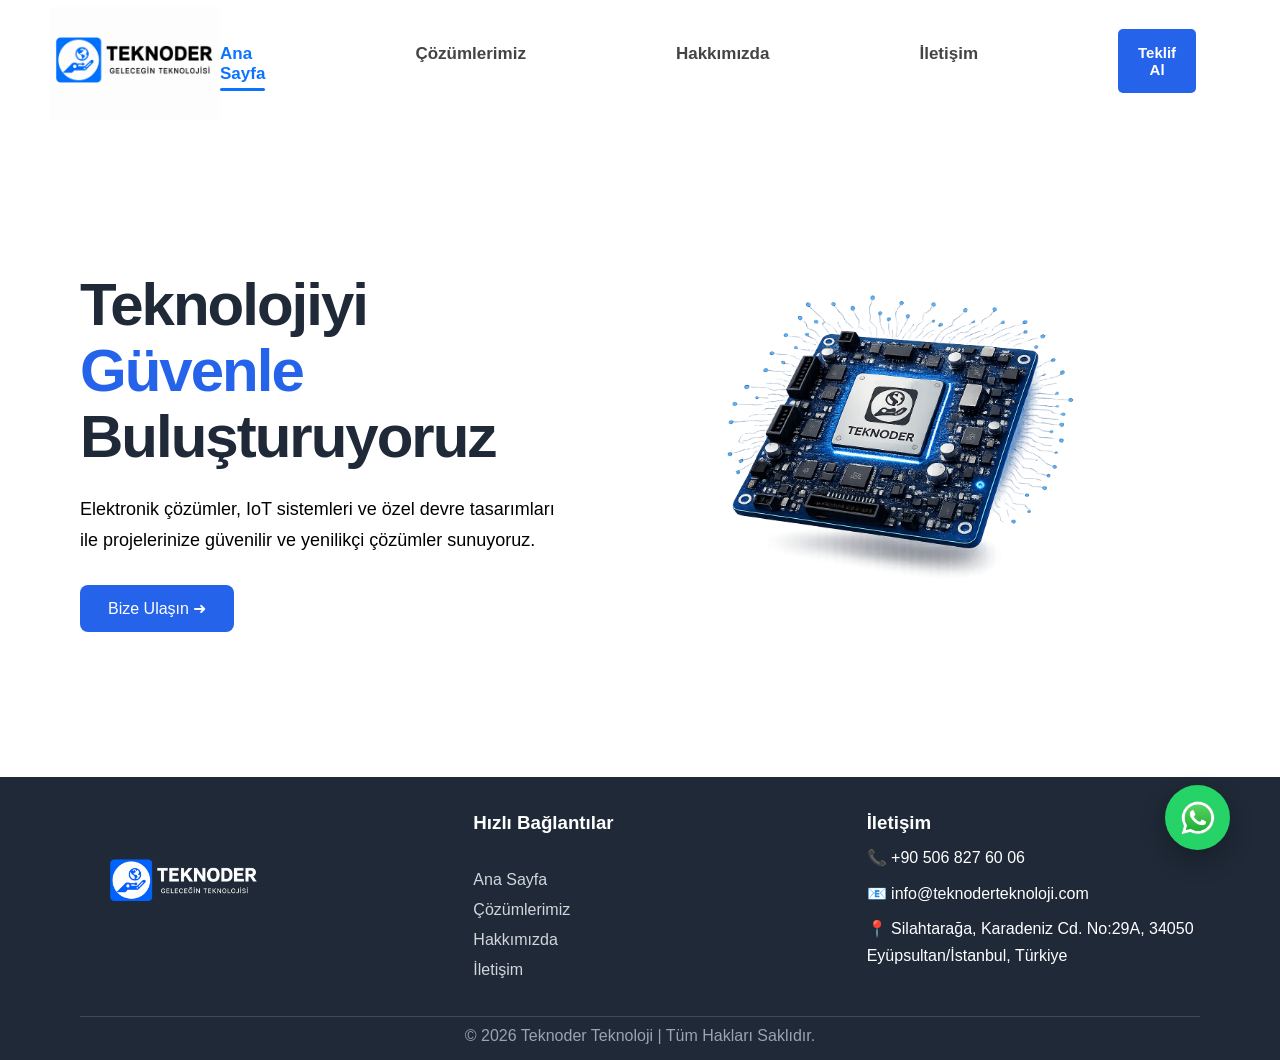
<file: index.html>
<!DOCTYPE html>
<html lang="tr">

<head>
  <meta charset="UTF-8">
  <meta name="viewport" content="width=device-width, initial-scale=1.0">

  <title>Teknoder Teknoloji</title>

  <link rel="icon" href="images/favicon.png">
  
  <link rel="stylesheet" href="css/style.css">

</head>

<body>

  <header>

    <nav class="navbar">

      <div class="logo">
        <a href="index.html">
          <img src="images/logo.png" alt="Teknoder Teknoloji Logo" class="logo-image">
        </a>
      </div>

      <button class="menu-toggle" aria-label="Menüyü Aç">
        ☰
      </button>

      <ul class="nav-items">
        <li>
          <a href="index.html" class="active">Ana Sayfa</a>
        </li>
        <li>
          <a href="services.html">Çözümlerimiz</a>
        </li>
        <li>
          <a href="about.html">Hakkımızda</a>
        </li>
        <li>
          <a href="contact.html">İletişim</a>
        </li> 
        <li>
          <button class="getoffer-button"> Teklif Al </button>
        </li>
      </ul>

    </nav>

  </header>

  <main>

    <!-- Welcoming Bölümü -->
    <section id="home" class="welcome">

      <div class="welcome-content">

        <h1>Teknolojiyi <br>
           <span class="blue-text"> Güvenle </span> <br>
           Buluşturuyoruz</h1>

        <p>
            Elektronik çözümler, IoT sistemleri ve özel devre tasarımları ile
            projelerinize güvenilir ve yenilikçi çözümler sunuyoruz.
        </p>

        <a href="#contact" class="welcome-button">
            Bize Ulaşın ➜
        </a>

    </div>

      <div class="welcome-image">
        <img src="images/welcome-image.png" alt="Elektronik devre kartı görseli">
      </div>

    </section>

  </main>

  <!-- Footer -->
  <footer class="footer">

    <div class="footer-container">

      <div class="footer-about">

        <img src="images/logo_no_bg.png" alt="Teknoder Teknoloji Logo" class="footer-logo">

      </div>

      <div class="footer-links">

        <h3>Hızlı Bağlantılar</h3>

        <ul>
          <li><a href="index.html">Ana Sayfa</a></li>
          <li><a href="services.html">Çözümlerimiz</a></li>
          <li><a href="about.html">Hakkımızda</a></li>
          <li><a href="contact.html">İletişim</a></li>
        </ul>

      </div>

      <div class="footer-contact">

        <h3>İletişim</h3>
            <p>📞 +90 506 827 60 06</p>
            <p>📧 info@teknoderteknoloji.com</p>
            <p>📍 Silahtarağa, Karadeniz Cd. No:29A, 34050 Eyüpsultan/İstanbul, Türkiye</p>

      </div>


    </div>

    <div class="footer-bottom">
    © 2026 Teknoder Teknoloji | Tüm Hakları Saklıdır.
    </div>

  </footer>

  <a href="https://wa.me/905068276006?text=Merhaba,%20web%20siteniz%20üzerinden%20size%20ulaşıyorum."
   class="whatsapp-button"
   target="_blank">

    <img src="images/whatsapp.png" alt="WhatsApp">

  </a>

  <script src="js/script.js"></script>

</body>

</html>
</file>
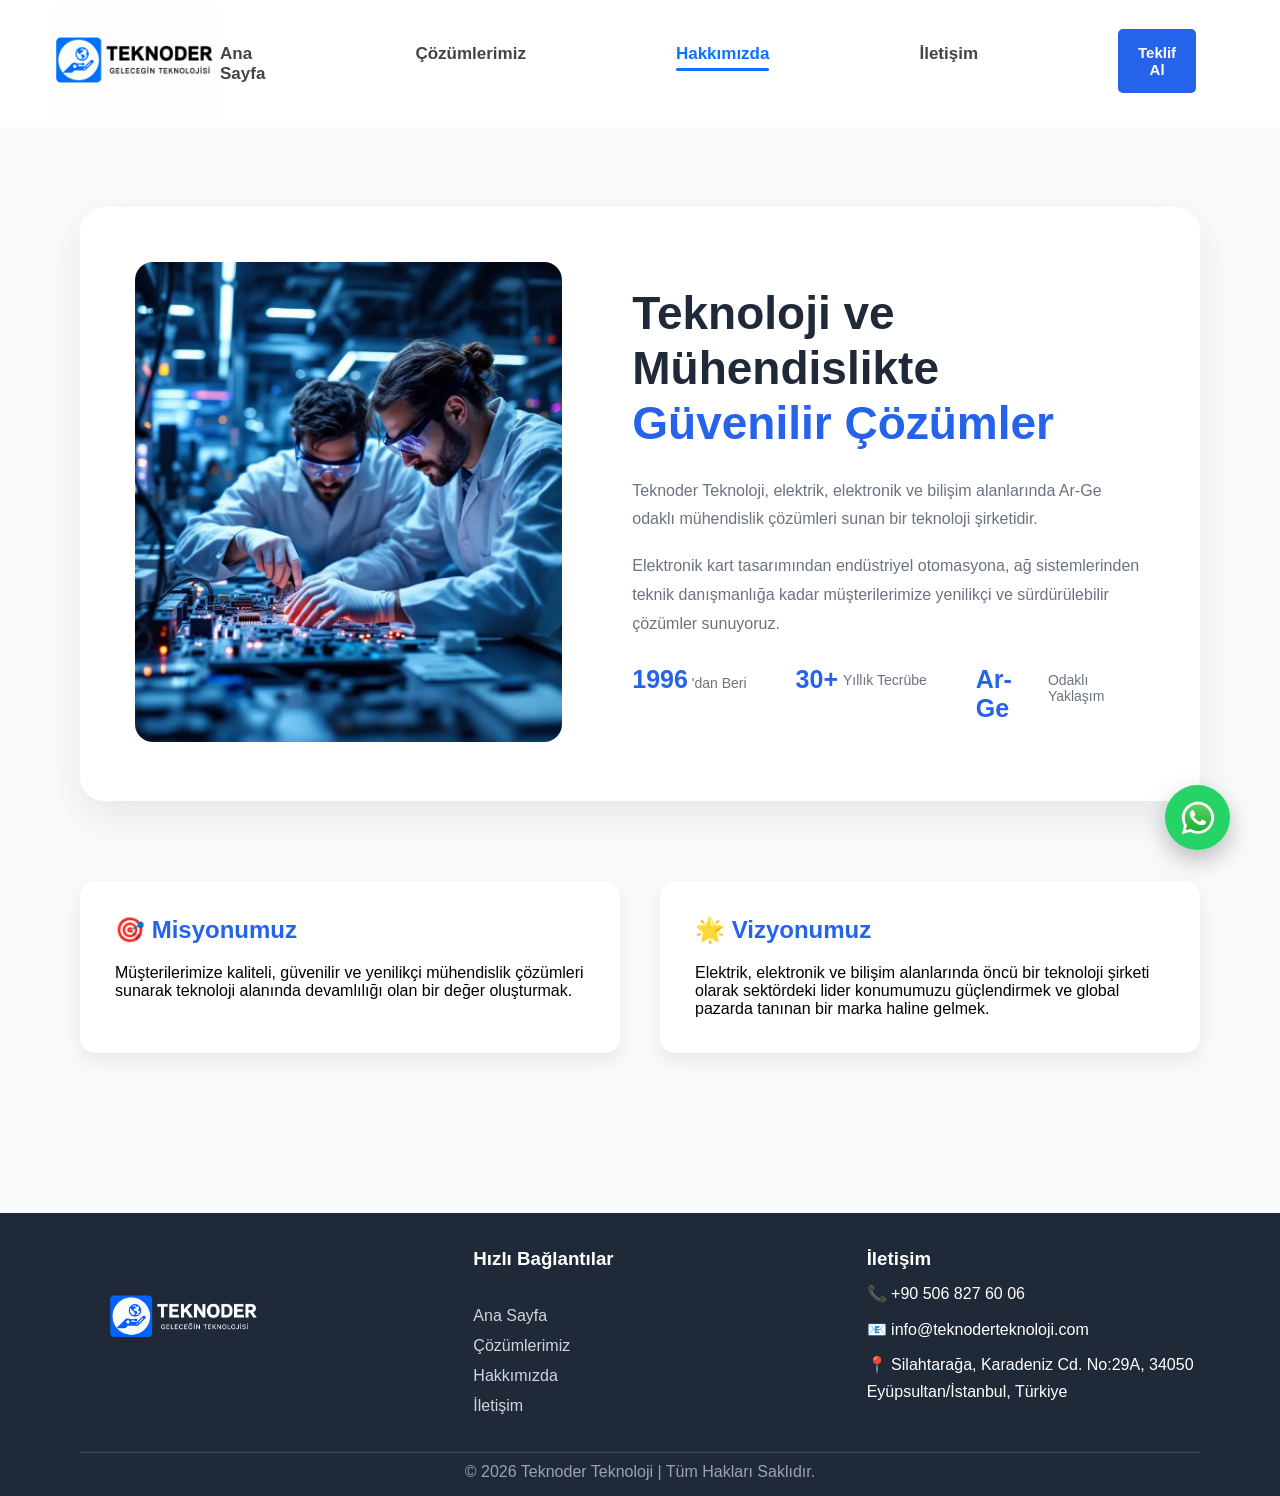
<file: about.html>
<!DOCTYPE html>
<html lang="en">

<head>

    <meta charset="UTF-8">
    <meta name="viewport" content="width=device-width, initial-scale=1.0">
    <title>Hakkımızda</title>

    <link rel="icon" href="images/favicon.png" type="image/x-icon">
    
    <link rel="stylesheet" href="css/style.css">

</head>


<body>
    <nav class="navbar">

      <div class="logo">
        <a href="index.html">
          <img src="images/logo.png" alt="Teknoder Teknoloji Logo" class="logo-image">
        </a>
      </div>

      <button class="menu-toggle" aria-label="Menüyü Aç">
        ☰
      </button>

      <ul class="nav-items">
        <li>
          <a href="index.html">Ana Sayfa</a>
        </li>
        <li>
          <a href="services.html">Çözümlerimiz</a>
        </li>
        <li>
          <a href="about.html" class="active">Hakkımızda</a>
        </li>
        <li>
          <a href="contact.html">İletişim</a>
        </li> 
        <li>
          <button class="getoffer-button"> Teklif Al </button>
        </li>
      </ul>

    </nav>
    
    <main class="about-page">

    <section class="about-landing">

        <div class="about-image">
            <img src="images/about.png" alt="Teknoder Teknoloji">
        </div>

        <div class="about-content">

            <h1>
                Teknoloji ve Mühendislikte
                <span>Güvenilir Çözümler</span>
            </h1>

            <p>
                Teknoder Teknoloji, elektrik, elektronik ve bilişim alanlarında
                Ar-Ge odaklı mühendislik çözümleri sunan bir teknoloji şirketidir.
            </p>

            <p>
                Elektronik kart tasarımından endüstriyel otomasyona, ağ
                sistemlerinden teknik danışmanlığa kadar müşterilerimize
                yenilikçi ve sürdürülebilir çözümler sunuyoruz.
            </p>

            <div class="about-stats">

                <div class="stat-item1">
                   <span> <strong>1996</strong> 'dan Beri</span>
                    
                </div>

                <div class="stat-item">
                    <strong>30+</strong>
                    <span>Yıllık Tecrübe</span>
                </div>

                <div class="stat-item">
                    <strong>Ar-Ge</strong>
                    <span>Odaklı Yaklaşım</span>
                </div>

            </div>

        </div>

    </section>

    <section class="mission-vision">

        <div class="mission-card">

          <h2>🎯 Misyonumuz</h2>

          <p>
            Müşterilerimize kaliteli, güvenilir ve yenilikçi mühendislik çözümleri
             sunarak teknoloji alanında devamlılığı olan bir değer oluşturmak.
          </p>

        </div>

        <div class="vision-card">

          <h2>🌟 Vizyonumuz</h2>

          <p>
            Elektrik, elektronik ve bilişim alanlarında öncü bir teknoloji şirketi
             olarak sektördeki lider konumumuzu güçlendirmek ve global pazarda
              tanınan bir marka haline gelmek.
          </p>

        </div>

    </section>

</main>

<footer class="footer">

    <div class="footer-container">

      <div class="footer-about">

        <img src="images/logo_no_bg.png" alt="Teknoder Teknoloji Logo" class="footer-logo">

      </div>

      <div class="footer-links">

        <h3>Hızlı Bağlantılar</h3>

        <ul>
          <li><a href="index.html">Ana Sayfa</a></li>
          <li><a href="services.html">Çözümlerimiz</a></li>
          <li><a href="about.html">Hakkımızda</a></li>
          <li><a href="contact.html">İletişim</a></li>
        </ul>

      </div>

      <div class="footer-contact">

        <h3>İletişim</h3>
            <p>📞 +90 506 827 60 06</p>
            <p>📧 info@teknoderteknoloji.com</p>
            <p>📍 Silahtarağa, Karadeniz Cd. No:29A, 34050 Eyüpsultan/İstanbul, Türkiye</p>

      </div>


    </div>

    <div class="footer-bottom">
    © 2026 Teknoder Teknoloji | Tüm Hakları Saklıdır.
    </div>

  </footer>

  <a href="https://wa.me/905068276006?text=Merhaba,%20web%20siteniz%20üzerinden%20size%20ulaşıyorum."
   class="whatsapp-button"
   target="_blank">

    <img src="images/whatsapp.png" alt="WhatsApp">

  </a>

  <script src="js/script.js"></script>

</body>

</html>
</file>
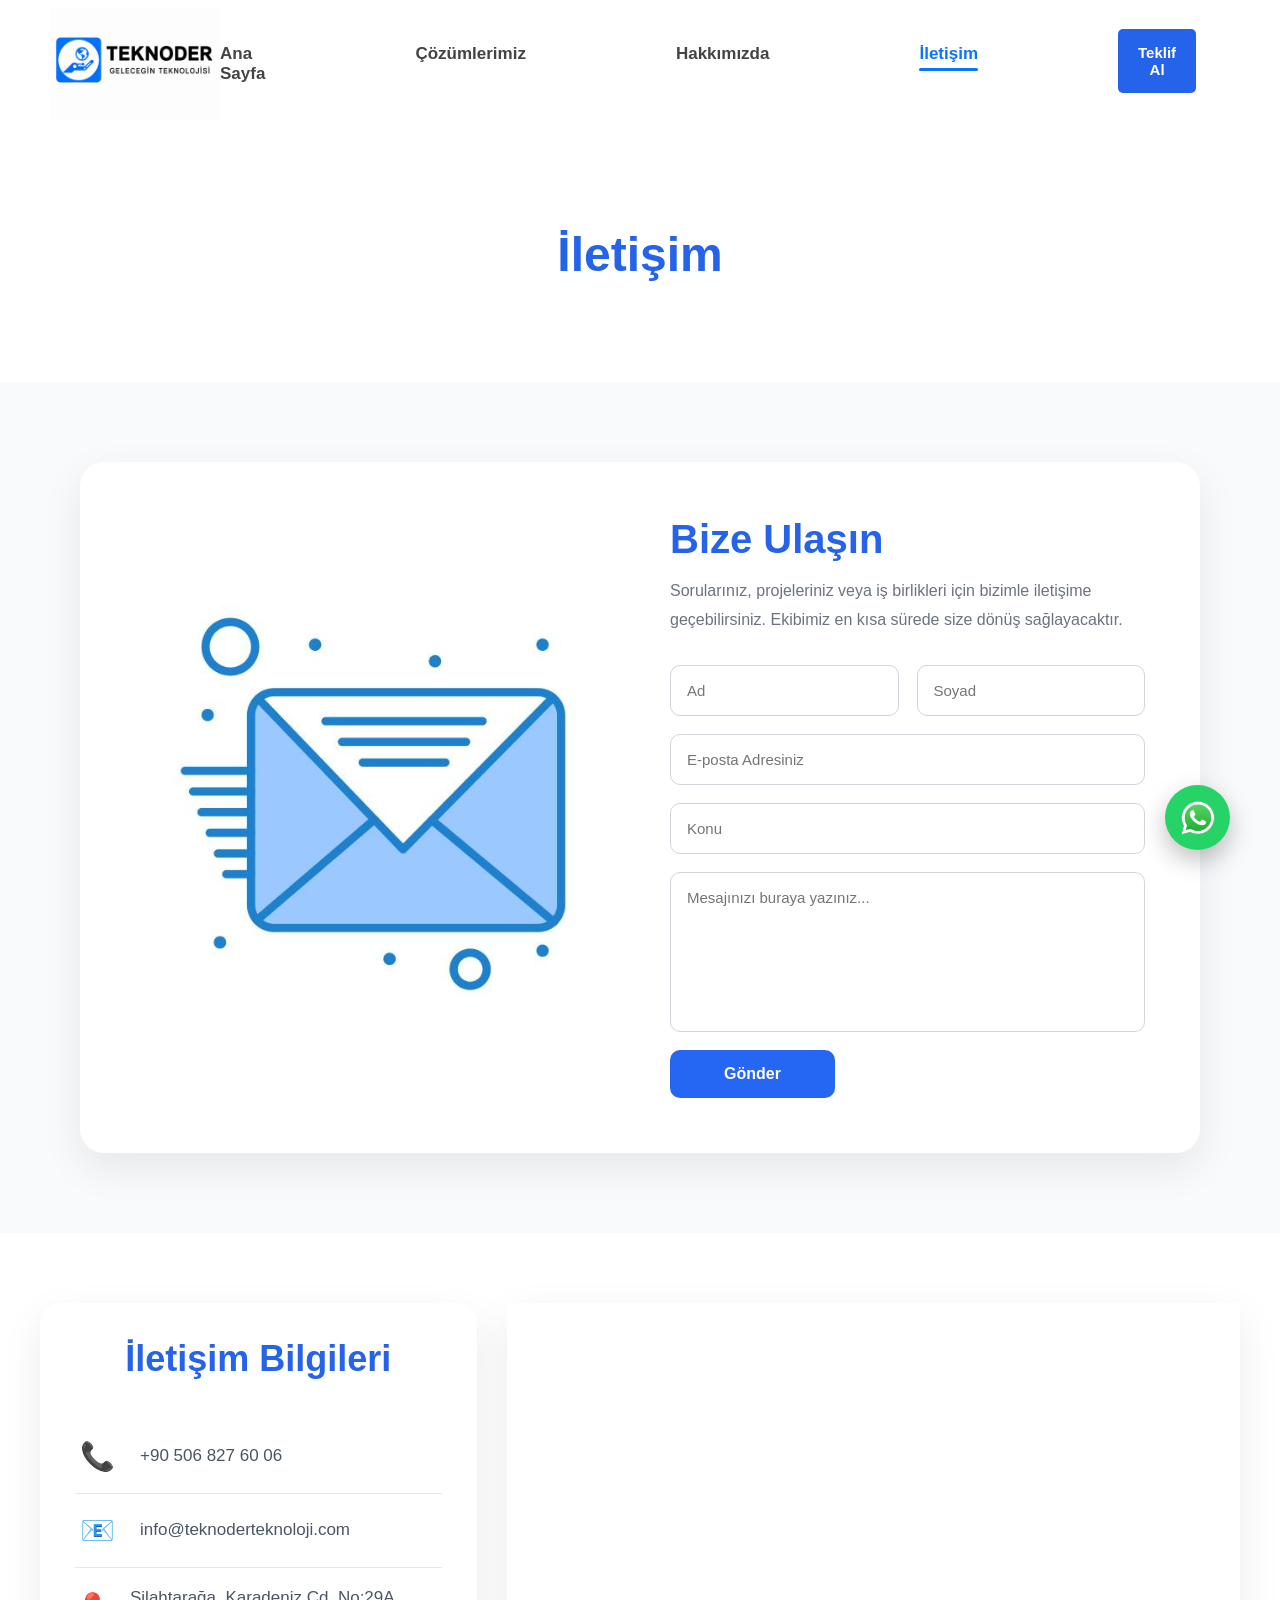
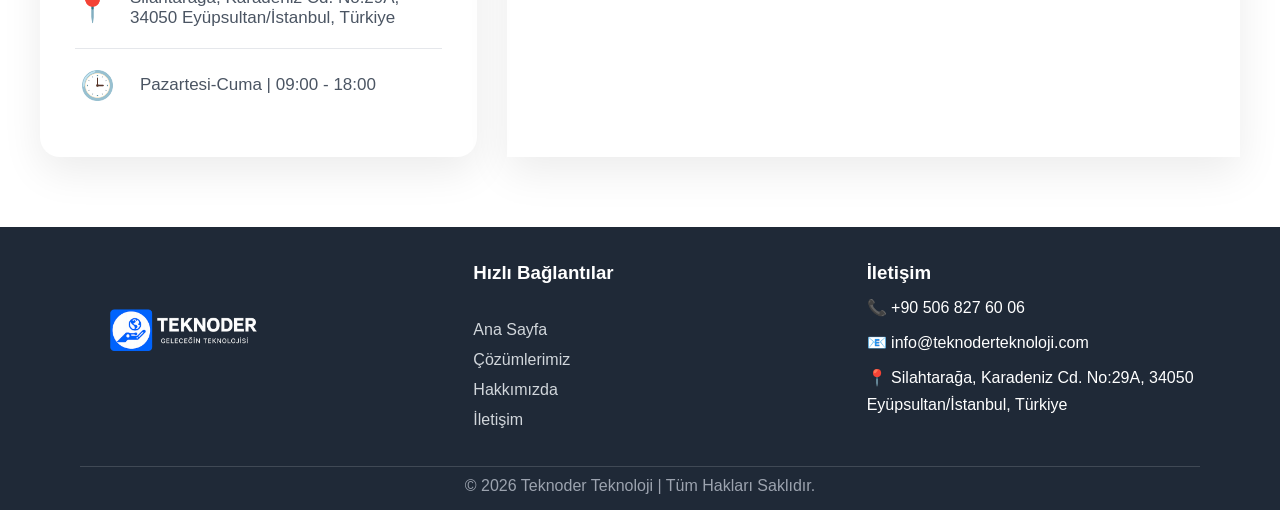
<file: contact.html>
<!DOCTYPE html>
<html lang="en">
<head>
    <meta charset="UTF-8">
    <meta name="viewport" content="width=device-width, initial-scale=1.0">
    <title>İletişim</title>

    <link rel="icon" href="images/favicon.png" type="image/x-icon">
    
    <link rel="stylesheet" href="css/style.css">
</head>


<body>
    <header>
        <nav class="navbar">

          <div class="logo">
            <a href="index.html">
              <img src="images/logo.png" alt="Teknoder Teknoloji Logo" class="logo-image">
            </a>
          </div>

          <button class="menu-toggle" aria-label="Menüyü Aç">
             ☰
          </button>

          <ul class="nav-items">
            <li>
              <a href="index.html">Ana Sayfa</a>
            </li>
            <li>
              <a href="services.html">Çözümlerimiz</a>
            </li>
            <li>
              <a href="about.html">Hakkımızda</a>
            </li>
            <li>
              <a href="contact.html" class="active">İletişim</a>
            </li> 
            <li>
              <button class="getoffer-button"> Teklif Al </button>
            </li>
          </ul>
        </nav>

    </header>

    <section class="contact-header">
        <h1>İletişim</h1>
    </section>

    <section class="contact-page">

      <div class="contact-section">

        <div class="contact-image">

            <img src="images/mail.png" alt="İletişim">

        </div>

        <div class="contact-form-section">

            <h2>Bize Ulaşın</h2>

            <p>
                Sorularınız, projeleriniz veya iş birlikleri için bizimle iletişime
                geçebilirsiniz. Ekibimiz en kısa sürede size dönüş sağlayacaktır.
            </p>

            <form class="contact-form" id="contactForm" novalidate>

                <div class="name-row">

                    <input type="text" id="firstName" placeholder="Ad" required>

                    <input type="text" id="lastName" placeholder="Soyad" required>

                </div>

                <input type="email" id="email" placeholder="E-posta Adresiniz" required>

                <input type="text" id="subject" placeholder="Konu" required>

                <textarea id="message" placeholder="Mesajınızı buraya yazınız..." rows="6" required></textarea>

                <button type="submit">Gönder</button>

            </form>

        </div>

      </div>

    </section>

    <section class="contact-bottom">

      <div class="contact-details">
        
          <h2>İletişim Bilgileri</h2>

          <div class="detail-item">
            <span>📞</span>
            <p>+90 506 827 60 06</p>
          </div>

          <div class="detail-item">
            <span>📧</span>
            <p>info@teknoderteknoloji.com</p>
          </div>

          <div class="detail-item">
            <span>📍</span>
            <p>Silahtarağa, Karadeniz Cd. No:29A, 34050 Eyüpsultan/İstanbul, Türkiye</p>
          </div>

          <div class="detail-item">
            <span>🕒</span>
            <p>Pazartesi-Cuma | 09:00 - 18:00</p>
          </div>

      </div>

      <div class="map-box">

        <iframe src="https://www.google.com/maps/embed?pb=!1m18!1m12!1m3!1d3577.5074540086425!2d28.938220578411396!3d41.06214614953923!2m3!1f0!2f0!3f0!3m2!1i1024!2i768!4f13.1!3m3!1m2!1s0x14cab12aae06df43%3A0xb3df58a225a58c6f!2sTeknoder%20Teknoloji%20ve%20Organizasyon%20Ticaret%20Limitet%20%C5%9Eirketi!5e0!3m2!1str!2str!4v1786089250600!5m2!1str!2str"
            style="border:0;"
            allowfullscreen=""
            loading="lazy"
            referrerpolicy="strict-origin-when-cross-origin">
        </iframe>

      </div>
    
    </section>

    <footer class="footer">

    <div class="footer-container">

      <div class="footer-about">

        <img src="images/logo_no_bg.png" alt="Teknoder Teknoloji Logo" class="footer-logo">

      </div>

      <div class="footer-links">

        <h3>Hızlı Bağlantılar</h3>

        <ul>
          <li><a href="index.html">Ana Sayfa</a></li>
          <li><a href="services.html">Çözümlerimiz</a></li>
          <li><a href="about.html">Hakkımızda</a></li>
          <li><a href="contact.html">İletişim</a></li>
        </ul>

      </div>

      <div class="footer-contact">

        <h3>İletişim</h3>
            <p>📞 +90 506 827 60 06</p>
            <p>📧 info@teknoderteknoloji.com</p>
            <p>📍 Silahtarağa, Karadeniz Cd. No:29A, 34050 Eyüpsultan/İstanbul, Türkiye</p>

      </div>


    </div>

    <div class="footer-bottom">
    © 2026 Teknoder Teknoloji | Tüm Hakları Saklıdır.
    </div>

  </footer>

  <a href="https://wa.me/905068276006?text=Merhaba,%20web%20siteniz%20üzerinden%20size%20ulaşıyorum."
   class="whatsapp-button"
   target="_blank">

    <img src="images/whatsapp.png" alt="WhatsApp">

  </a>

  <script src="js/script.js"></script>

</body>
</html>
</file>
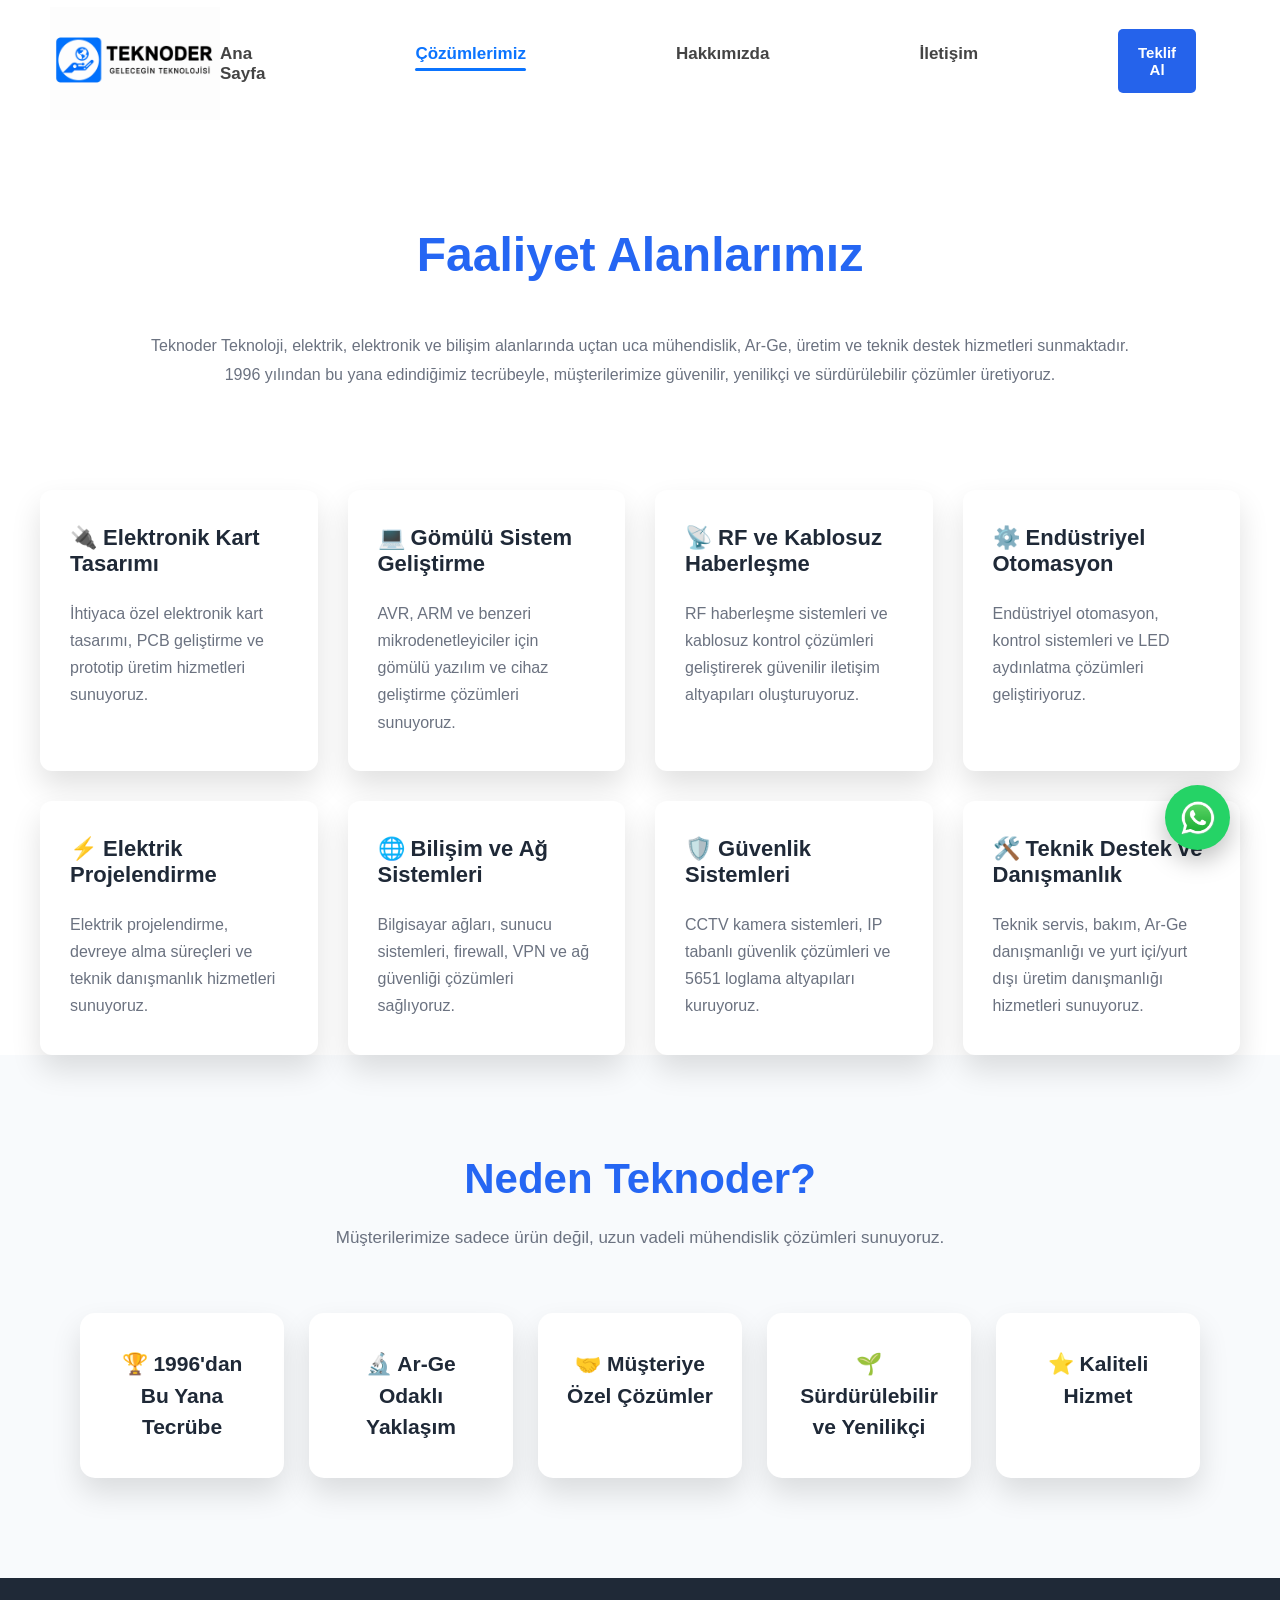
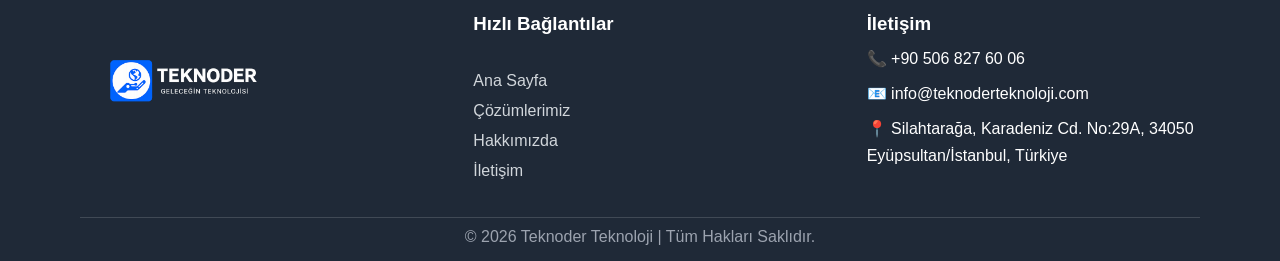
<file: services.html>
<!DOCTYPE html>

<html lang="tr">

<head>
    <meta charset="UTF-8">
    <meta name="viewport" content="width=device-width, initial-scale=1.0">
    <title>Çözümlerimiz</title>

    <link rel="icon" href="images/favicon.png" type="image/x-icon">

    <link rel="stylesheet" href="css/style.css">
</head>

<body>
    <nav class="navbar">

      <div class="logo">
        <a href="index.html">
          <img src="images/logo.png" alt="Teknoder Teknoloji Logo" class="logo-image">
        </a>
      </div>

      <button class="menu-toggle" aria-label="Menüyü Aç">
        ☰
      </button>

      <ul class="nav-items">
        <li>
          <a href="index.html">Ana Sayfa</a>
        </li>
        <li>
          <a href="services.html" class="active">Çözümlerimiz</a>
        </li>
        <li>
          <a href="about.html">Hakkımızda</a>
        </li>
        <li>
          <a href="contact.html">İletişim</a>
        </li> 
        <li>
          <button class="getoffer-button"> Teklif Al </button>
        </li>
      </ul>

    </nav>

        <section class="services-header">

            <h1>Faaliyet Alanlarımız</h1>

            <p>
                Teknoder Teknoloji, elektrik, elektronik ve bilişim alanlarında
                 uçtan uca mühendislik, Ar-Ge, üretim ve teknik destek hizmetleri
                sunmaktadır. <br> 1996 yılından bu yana edindiğimiz tecrübeyle,
                 müşterilerimize güvenilir, yenilikçi ve sürdürülebilir çözümler üretiyoruz.
            </p>

        </section>

        <section class="services-container">

          <div class="service-card">
              <h3>🔌 Elektronik Kart Tasarımı</h3>
              <p>
                  İhtiyaca özel elektronik kart tasarımı, PCB geliştirme ve prototip üretim hizmetleri sunuyoruz.
              </p>
          </div>

          <div class="service-card">
              <h3>💻 Gömülü Sistem Geliştirme</h3>
              <p>
                  AVR, ARM ve benzeri mikrodenetleyiciler için gömülü yazılım ve cihaz geliştirme çözümleri sunuyoruz.
              </p>
          </div>

          <div class="service-card">
              <h3>📡 RF ve Kablosuz Haberleşme</h3>
              <p>
                  RF haberleşme sistemleri ve kablosuz kontrol çözümleri geliştirerek güvenilir iletişim altyapıları oluşturuyoruz.
              </p>
          </div>

          <div class="service-card">
              <h3>⚙️ Endüstriyel Otomasyon</h3>
              <p>
                  Endüstriyel otomasyon, kontrol sistemleri ve LED aydınlatma çözümleri geliştiriyoruz.
              </p>
          </div>

          <div class="service-card">
              <h3>⚡ Elektrik Projelendirme</h3>
              <p>
                  Elektrik projelendirme, devreye alma süreçleri ve teknik danışmanlık hizmetleri sunuyoruz.
              </p>
          </div>

          <div class="service-card">
              <h3>🌐 Bilişim ve Ağ Sistemleri</h3>
              <p>
                  Bilgisayar ağları, sunucu sistemleri, firewall, VPN ve ağ güvenliği çözümleri sağlıyoruz.
              </p>
          </div>

          <div class="service-card">
              <h3>🛡️ Güvenlik Sistemleri</h3>
              <p>
                  CCTV kamera sistemleri, IP tabanlı güvenlik çözümleri ve 5651 loglama altyapıları kuruyoruz.
              </p>
          </div>

          <div class="service-card">
              <h3>🛠️ Teknik Destek ve Danışmanlık</h3>
              <p>
                  Teknik servis, bakım, Ar-Ge danışmanlığı ve yurt içi/yurt dışı üretim danışmanlığı hizmetleri sunuyoruz.
              </p>
          </div>

        </section>

        <section class="why-us">

            <div class="why-title">
                <h2>Neden Teknoder?</h2>
                <p>
                    Müşterilerimize sadece ürün değil, uzun vadeli mühendislik çözümleri sunuyoruz.
                </p>
            </div>

            <div class="why-container">
                
                <div class="why-card">
                    <h3>🏆 1996'dan Bu Yana Tecrübe</h3>
                </div>

                <div class="why-card">
                    <h3>🔬 Ar-Ge Odaklı Yaklaşım</h3>
                </div>

                <div class="why-card">
                    <h3>🤝 Müşteriye Özel Çözümler</h3>
                </div>

                <div class="why-card">
                    <h3>🌱 Sürdürülebilir ve Yenilikçi</h3>
                </div>

                <div class="why-card">
                    <h3>⭐ Kaliteli Hizmet</h3>
                </div>

            </div>

        </section>


        <footer class="footer">

            <div class="footer-container">

            <div class="footer-about">

                <img src="images/logo_no_bg.png" alt="Teknoder Teknoloji Logo" class="footer-logo">

            </div>

            <div class="footer-links">

                <h3>Hızlı Bağlantılar</h3>

                <ul>
                <li><a href="index.html">Ana Sayfa</a></li>
                <li><a href="services.html">Çözümlerimiz</a></li>
                <li><a href="about.html">Hakkımızda</a></li>
                <li><a href="contact.html">İletişim</a></li>
                </ul>

            </div>

            <div class="footer-contact">

                <h3>İletişim</h3>
                    <p>📞 +90 506 827 60 06</p>
                    <p>📧 info@teknoderteknoloji.com</p>
                    <p>📍 Silahtarağa, Karadeniz Cd. No:29A, 34050 Eyüpsultan/İstanbul, Türkiye</p>

            </div>


            </div>

            <div class="footer-bottom">
            © 2026 Teknoder Teknoloji | Tüm Hakları Saklıdır.
            </div>

        </footer>

        <a  href="https://wa.me/905068276006?text=Merhaba,%20web%20siteniz%20üzerinden%20size%20ulaşıyorum."
            class="whatsapp-button"
            target="_blank">

            <img src="images/whatsapp.png" alt="WhatsApp">

        </a>

    <script src="js/script.js"></script>

    </body>

</html>
</file>
<file: css/style.css>
* {
    margin: 0;
    padding: 0;
    box-sizing: border-box;
}

body {
    font-family: Poppins, sans-serif;
}

.logo-image {
    width: 200px;
    height: auto;
    margin-top: 7px;
    padding-left: 30px;
}

.navbar {
    display: flex;
    justify-content: space-between;
    align-items: center;
    background-color: white;
    padding: 0px 20px;
}

.nav-items {
    display: flex;
    list-style: none;
    gap: 150px;
    margin-right: 100px;
}

.logo a {
    color: #222;
    font-size: 26px;
    font-weight: bold;
}

.nav-items a {
    position: relative;
    color: #444;
    font-size: 17px;
    font-weight: 600;
    text-decoration: none;
    transition: 0.3s;
}

.nav-items a:hover {
    color: #0b74ff;
}

.nav-items a::after {
    content: '';
    position:absolute;
    left: 0;
    bottom: -8px;
    width: 0;
    height: 3px;
    background: #0b74ff;
    border-radius: 10px;
    transition: 0.3s;
}

.nav-items a:hover::after{
    width: 100%;
}

.nav-items a.active::after{
    width: 100%;
}

.welcome {
    display: flex;
    justify-content: space-between;
    align-items: center;
    min-height: 650px;
    padding: 60px 80px;
    gap: 60px;
}

.welcome-content {
    flex: 1;
    max-width: 600px;
}

.welcome-content h1{
    font-size: 60px;
    font-weight: 700;
    line-height: 1.1;
    letter-spacing: -2px;
    color: #1F2937;
    margin-bottom: 24px;
}

.welcome-content p {
    font-size: 18px;
    line-height: 1.7;
    margin-bottom: 30px;
}

.welcome-button {
    display: inline-block;
    padding: 14px 28px;
    background-color: #2563EB;
    color: white;
    text-decoration: none;
    border-radius: 8px;
    transition: 0.3s;
}

.welcome-button:hover {
    background-color: #1D4ED8;
}

.welcome-image {
    flex: 1;
    display: flex;
    justify-content: center;
    padding-right: 100px;
}

.welcome-image img {
    width: 115%;
    max-width: 1100px;
    height: auto;
    display: block;
    transition: transform 0.35s ease;
}

.welcome-image img:hover {
    transform: scale(1.05);
}

.getoffer-button {
    margin: -15px -10px;
    padding: 15px 20px;
    font-size: 15px;
    font-weight: 600;
    background-color: #2563EB;
    color: white;
    border: none;
    border-radius: 5px;
    cursor: pointer;
    transition: background-color 0.3s ease;
}

.getoffer-button:hover {
    cursor: pointer;
    background-color: #1D4ED8;
}

.blue-text {
    color: #2563EB;
}

.services {
    padding: 100px 80px;
    background-color: #f8fafc;
}   

.services-title {
    max-width: 850px;
    margin: 0 auto 60px;
    text-align: center;
}  

.services-title span {
    display: inline-block;
    margin-bottom: 10px;
    color: #0b74ff;
    font-size: 16px;
    font-weight: 600;
}   

.services-title h2 {
    margin-bottom: 20px;
    color: #1F2937;
    font-size: 42px;
}

.services-title p {
    color: #6B7280;
    font-size: 17px;
    line-height: 1.8;
}   

.services-container {
    display: grid;
    grid-template-columns:repeat(4,1fr);
    gap: 30px;
    max-width: 1200px;
    margin: 0 auto;
}    

.service-card h3 {
    margin-bottom: 20px;
    color: #1F2937;
    font-size: 21px;
}

.service-card ul {
    padding-left: 20px;
}   

.service-card li {
    margin-bottom: 10px;
    color: #6B7280;
    line-height: 1.6;
}   

.service-card li::marker {
    color: #4483d4;
}   

.services-header {
    padding: 100px 80px;
    text-align: center;     
}   

.services-header h1 {
    font-size: 48px;
    color: #2566f3;
}

.services-header p {
    margin-top: 50px;
    color: #6B7280;
    line-height: 1.8;
}

.service-card{
    background:#fff;
    padding: 35px 30px;
    border-radius:12px;
    box-shadow: 0 15px 30px rgba(0, 0, 0, 0.12);
    transition: 0.35s ease;
}

.service-card:hover{
    box-shadow:0 8px 20px rgb(194, 236, 255);
    transform:translateY(-8px) scale(1.02);
}

.service-card h3{
    margin-bottom:15px;
    color:#1F2937;
    font-size: 22px;
    min-height: 60px;
}

.service-card p{
    line-height:1.7;
    color:#6B7280;
}

.why-us {
    padding: 100px 80px;
    background-color: #f8fafc; 
}   

.why-title {    
    text-align: center;
    margin-bottom: 60px;
}   

.why-title h2 {
    font-size: 42px;
    color: #2566f3;
    margin-bottom: 20px;
}   

.why-title p {
    max-width: 700px;
    margin: 0 auto;
    color: #6B7280;
    font-size: 17px; 
    line-height: 1.8;
}   

.why-container {
    display: grid;
    grid-template-columns: repeat(5, 1fr);
    gap: 25px;
    max-width: 1400px;
    margin: 0 auto;
}   

.why-card {
    background: white;
    padding: 35px 25px;
    border-radius: 15px;
    text-align: center;
    box-shadow: 0 15px 30px rgba(0, 0, 0, 0.12);
    transition: 0.3s;
    cursor: pointer;
}   

.why-card:hover {
    transform: translateY(-8px);
    box-shadow:0 8px 20px rgb(194, 236, 255);
}   

.why-card h3 {
    font-size: 21px;
    color: #1F2937;
    line-height: 1.5;
}

.about-header {
    padding: 100px 80px;
    text-align: center;
}   

.about-header h1 {
    font-size: 48px;
    color: #2566f3;
    margin-bottom: 20px;
}   

.about-header p {
    max-width: 800px;
    margin: auto;
    color: #6B7280;
    line-height: 1.8;
}

.about-page {
    padding: 80px;
    background-color: #f8fafc;
}

.about-landing {
    display: flex;
    align-items: center;
    gap: 70px;
    max-width: 1250px;
    margin: 0 auto;
    padding: 55px;
    background-color: white;
    border-radius: 24px;
    box-shadow: 0 15px 40px rgba(0, 0, 0, 0.08);
}

.about-image {
    flex: 1;
}

.about-image img {
    width: 100%;
    height: 480px;
    object-fit: cover;
    border-radius: 18px;
}

.about-content {
    flex: 1.2;
}

.about-label {
    display: inline-block;
    margin-bottom: 15px;
    padding: 8px 16px;
    color: #2563eb;
    background-color: #eff6ff;
    border-radius: 20px;
    font-weight: 600;
}

.about-content h1 {
    margin-bottom: 25px;
    color: #1f2937;
    font-size: 46px;
    line-height: 1.2;
}

.about-content h1 span {
    color: #2563eb;
}

.about-content p {
    margin-bottom: 18px;
    color: #6b7280;
    line-height: 1.8;
}

.about-stats {
    display: flex;
    justify-content: space-between;
    align-items: flex-start;
    gap: 30px;
}

.stat-item {
    flex: 1;
    display: flex;
    align-items: baseline;
    justify-content: center;
    gap: 5px;
}

.stat-item1 {
    display: flex;
    flex-direction: column;
}

.stat-item strong {
    margin-top: 8px;
    align-self: center;
    color: #2563eb;
    font-size: 25px;
}

.stat-item1 strong {
    align-self: center;
    color: #2563eb;
    font-size: 25px;
}

.stat-item span {
    margin-top: 15px;
    color: #6b7280;
    font-size: 14px;
}

.stat-item1 span {
    margin-top: 8px;
    color: #6b7280;
    font-size: 14px;
}

.mission-vision {
    display: flex;
    gap: 40px;
    max-width: 1200px;
    margin: 80px auto;
}   

.mission-card,
.vision-card {
    flex: 1;
    background: #fff;
    padding: 35px;
    border-radius: 15px;
    box-shadow: 0 8px 20px rgba(0, 0, 0, 0.08);
}   

.mission-card:hover,
.vision-card:hover {
    transform: #2563eb;
}   

.mission-card h2,
.vision-card h2 {
    color: #2563eb;
    margin-bottom: 20px;
}   

.contact-header{
    padding: 100px 80px;
    text-align: center;
}

.contact-header h1{
    font-size: 48px;
    color: #2563eb;
}

.contact-header p{
    color: #6B7280;
    margin-top: 20px;
}

.contact-header i{
    color:#2563eb;
    font-size:64px;
    transition:.3s;
}

.contact-header i:hover{
    transform:translateY(-5px);
}

.contact-page{

    padding: 80px;
    background: #f8fafc;
}

.contact-section{
    max-width: 1200px;
    margin: 0 auto;
    background: #fff;
    border-radius: 24px;
    box-shadow: 0 15px 40px rgba(0,0,0,.08);
    display: flex;
    align-items: center;
    justify-content: space-between;
    gap: 60px;
    padding: 55px;
}

.contact-image{
    flex: 1;
    display: flex;
    justify-content: center;
}

.contact-image img{
    width: 100%;
    max-width: 430px;
    transition: .35s ease;
}

.contact-image img:hover{
    transform: scale(1.03);
}

.contact-form-section{
    flex: 1;
}

.contact-form-section h2{
    font-size: 40px;
    color: #2563eb;
    margin-bottom: 15px;
}

.contact-form-section p{
    color: #6b7280;
    line-height: 1.8;
    margin-bottom: 30px;
}

.contact-form{
    display: flex;
    flex-direction: column;
    gap: 18px;
}

.name-row{
    display: flex;
    gap: 18px;
}

.name-row input{
    flex: 1;
}

.contact-form input,
.contact-form textarea{
    width: 100%;
    padding: 16px;
    border: 1px solid #d1d5db;
    border-radius: 10px;
    font-size: 15px;
    font-family: Poppins, sans-serif;
    outline: none;
    transition: .3s ease;
}

.contact-form input:focus,
.contact-form textarea:focus{
    border-color: #2566f3;
    box-shadow: 0 0 10px rgba(37,102,243,.15);
}

.contact-form textarea{
    resize: none;
    height: 160px;
}

.contact-form button{
    width: 165px;
    padding: 15px;
    background: #2566f3;
    color: white;
    border: none;
    border-radius: 10px;
    font-size: 16px;
    font-weight: 600;
    cursor: pointer;
    transition: .3s ease;
}

.contact-form button:hover{
    background: #1d4ed8;
    transform: translateY(-3px);
}

.contact-bottom {
    display: flex;
    gap: 30px;
    max-width: 1200px;
    margin: 70px auto;
}   

.contact-details {
    flex: 1;
    background: #fff;
    padding: 35px;
    border-radius: 20px;
    box-shadow: 0 15px 40px rgba(0, 0, 0, 0.08);
}       

.contact-details h2{
    font-size: 36px;
    color: #2563eb;
    text-align: center;
    margin-bottom: 40px;
}   

.detail-item {
    display: flex;
    align-items: center;
    gap: 20px;
    padding: 20px 0;
    border-bottom: 1px solid #e5e7eb;
}   

.detail-item:last-child {
    border-bottom: none;
}   

.detail-item span {
    font-size: 28px;
    width: 45px;
    text-align: center;
}   

.detail-item p {
    font-size: 17px;
    color: #4b5563;
}   

.map-box iframe {
    width: 100%;
    height: 100%;
    border: none;
    border-radius: 15px;
}  

.map-box {
    flex: 2;
    box-shadow: 0 15px 40px rgba(0, 0, 0, 0.08);
}

.footer {
    background-color: #1f2937;
    color: white;
    padding: 35px 80px 15px;
}   

.footer h3{
    margin-bottom: 10px;
    color:#fff;
}

.footer-container {
    max-width: 1200px;
    margin: 0 auto;
    display: flex;
    justify-content: space-between;
    align-items: flex-start;
    gap: 60px;
}   

.footer-about,
.footer-links,
.footer-contact {
    flex: 1;
}   

.footer-links {
    display: flex;
    flex-direction: column;
    gap: 12px;
}   

.footer-links a {
    color: #d1d6db;
    text-decoration: none;
    transition: 0.3s;
}   

.footer-links ul{
    list-style: none;
    padding: 0;
    margin-top: 15px;
}

.footer-links li{
    margin-bottom: 12px;
}

.footer-links a:hover {
    color: #608ae6;
}   

.footer-bottom {
    text-align: center;
    margin-top: 25px;
    padding-top: 10px;
    border-top: 1px solid rgba(255, 255, 255, 0.15);
    color: #9ca3af;
}   

.footer-logo{
    width: 220px;
    height: auto;
    margin-bottom: 10px;
}

.footer-contact p{
    margin-bottom: 8px;
    line-height: 1.7;
    word-break: break-word;
}

.menu-toggle {
    display: none;
    background: none;
    border: none;
    font-size: 32px;
    cursor: pointer;
    color: #2563EB;
    transition: 0.35s ease;
}   

.menu-toggle.open {
    transform: rotate(90deg);
}   

.whatsapp-button {
    position: fixed;
    right: 50px;
    bottom: 50px;
    width: 65px;
    height: 65px;
    background: #25D366;
    border-radius: 50%;
    display: flex;
    justify-content: center;
    align-items: center;
    box-shadow: 0 10px 25px rgba(0 ,0 ,0 , 0.25);
    transition: 0.3s ease;
    z-index: 999;
    animation: whatsappBounce 2s infinite;
}

.whatsapp-button img {
    width: 38px;
    height: 38px;
    transition: transform 0.3s ease;
}

.whatsapp-button:hover img{
    transform: scale(1.15);
}

.whatsapp-button:hover{
    box-shadow: 0 12px 30px rgba(37,211,102,.45);
}

@media (max-width: 1024px) {

    .navbar {
        padding: 15px 30px;
    }  

    .nav-items {
        gap: 40px;
        margin-right: 0;
    }   

    .welcome {
        padding: 50px 40px;
        gap:30px;
    }   

    .welcome-content h1 {
        font-size: 48px;
    }   

    .welcome-image img {
        max-width: 450px;
        width: 100%;
    }   

    .services-container {
        grid-template-columns: repeat(2, 1fr);
    }   

    .service-card {
        padding: 25px;
    }   

    .about-content {
        font-size: 40px;
    }   

    .why-container {
        grid-template-columns: repeat(2, 1fr);
        gap: 20px;
    }   

    .about-page {
        padding: 60px 40px;
    }   

    .about-landing {
        gap: 40px;
        padding: 50px 40px;
    }   

    .about-image img {
        max-width: 400px;
    }   

    .about-content h1 {
        font-size: 38px;
    }   

    .about-content p {
        font-size: 15px;
    }   

    .mission-vision {
        gap: 25px;
        margin: 60px auto;
    }   
    
    .contact-page {
        padding: 60px 40px;
    }   

    .contact-section {
        gap: 40px;
        padding: 40px;
    }   

    .contact-image img {
        width: 100%;
        max-width: 350px;
    }   

    .contact-form-section h2 {
        font-size: 36px;
    }   

    .contact-bottom {
        gap: 30px;
        padding: 0 40px 60px;
    }   

    .map-box iframe {
        height: 350px;
    }   

    .footer {
        padding: 40px 40px 15px;
    }   

    .footer-container {
        gap: 35px;
    }   

    .footer-logo {
        width: 130px;
    }   

    .footer-contact p,
    .footer-links a {
        font-size: 14px;
    }   

}       

@media (max-width: 768px) {

    .navbar {
        position: relative;
        flex-direction: row;
        justify-content: space-between;
        align-items: center;
        padding: 15px 20px;
    }   

    .logo-image {
        width: 150px;
        padding-left: 0;
    }   

    .menu-toggle {
        display: block;
    }   

    .nav-items {
        display: none;
        position: absolute;
        top: 100%;
        left: 0;
        width: 100%;
        background: white;
        flex-direction: column;
        align-items: center;
        gap: 35px;
        padding: 25px 0;
        margin-right: 0;
        box-shadow: 0 10px 20px rgba( 0, 0, 0, 0.08);
        z-index: 1000;
    }   

    .nav-items.active {
        display: flex;
    }   

    .nav-items a {
        font-size: 14px;
    }   

    .welcome {
        flex-direction: column;
        text-align: center;
        min-height: auto;
        padding: 50px 25px;
    }   

    .welcome-content h1 {
        font-size: 34px;
        line-height: 1.2;
        letter-spacing: -1px;
    }   

    .welcome-content p {
        font-size: 16px;
        line-height: 1.6;
        margin-left: auto;
        margin-right: auto;
    }   

    .welcome-image img {
        width: 100%;
        max-width: 380px;
    }   

    .services-container {
        grid-template-columns: 1fr;
    }   

    .service-card {
        padding: 20px;
    }

    .about-hero {
        flex-direction: column;
        text-align: center;
    }   

    .about-stats {
        flex-direction: column;
    }   

    .why-container {
        grid-template-columns: 1fr;
    }   

    .why-title h2 {
        font-size: 32px;
    }   

    .why-card {
        padding: 25px 20px;
    }   

    .about-page {
        padding: 40px 20px;
    }   

    .about-landing {
        flex-direction: column;
        padding: 30px 20px;
        gap: 35px;
        text-align: center;
    }

    .about-image {
        width: 100%;
    }   
    
    .about-image img {
        width: 100%;
        max-width: 320px;
        height: auto;
    }   

    .about-content {
        width: 100%;
    }   

    .about-content h1 {
        font-size: 32px;
        line-height: 1.25;
    }

    .about-content h1 span {
        display: block;
        margin-top: 5px;
    }   

    .about-content p {
        font-size: 15px;
        line-height: 1.7;
    }

    .about-stats {
        flex-direction: column;
        align-items: center;
        gap: 18px;
        margin-top: 30px;
    }

    .stat-item,
    .stat-item1 {
        width: 100%;
        text-align: center;
    }   

    .mission-vision {
        flex-direction: column;
        gap: 25px;
        margin: 50px auto;
    }   

    .mission-card,
    .vision-card {
        width: 100%;
        padding: 25px;
    }   

    .contact-page {
        padding: 40px 20px;
    }   

    .contact-section {
        flex-direction: column;
        padding: 30px 20px;
        gap: 30px;
    }   

    .contact-image {
        text-align: center;
    }   

    .contact-image img {
        width: 100%;
        max-width: 260px;
    }   

    .contact-form-section {
        width: 100%;
        text-align: center;
    }   

    .contact-bottom {
        flex-direction: column;
        padding: 40px 20px;
        gap: 30px;
    }   

    .map-box {
        width: 100%;
    }   

    .map-box iframe {
        width: 100%;
        height: 300px;
    }

    .contact-details {
        width: 100%;
    }   

    .detail-item {
        align-items: flex-start;
    }   

    .contact-header h1 {
        font-size: 36px;
    }   

    .footer {
        padding: 35px 20px 15px;
    }     

    .footer-about,
    .footer-links,
    .footer-contact {
        width: 100%;
    }    

    .footer-links ul {
        list-style: none;
        padding: 0;
        margin-top: 10px;
    }   

    .footer-logo {
        width: 150px;
    }   

    .footer-contact p {
        margin-bottom: 10px;
        line-height: 1.7;
        word-break: normal;
        overflow-wrap: break-word;
    }   

    .footer-bottom {
        margin-top: 30px;
        font-size: 13px;
    }   

    .footer-container {
        flex-direction: column;
        align-items: flex-start;
        text-align: left;
        gap: 30px;
    }   

    .footer-bottom {
        margin-top: 20px;
    }

    .whatsapp-button{
        width: 58px;
        height: 58px;
        right: 20px;
        bottom: 20px;
    }

    .whatsapp-button img{
        width: 34px;
        height: 34px;
    }

}   

@keyframes whatsappBounce {

    0%{
        transform: translateY(0);
    }

    50%{
        transform: translateY(-8px);
    }

    100%{
        transform: translateY(0);
    }

}

.nav-items a.active {
    color: #0b74ff;
}   

.nav-items a.active::after {
    width: 100%;
}
</file>
